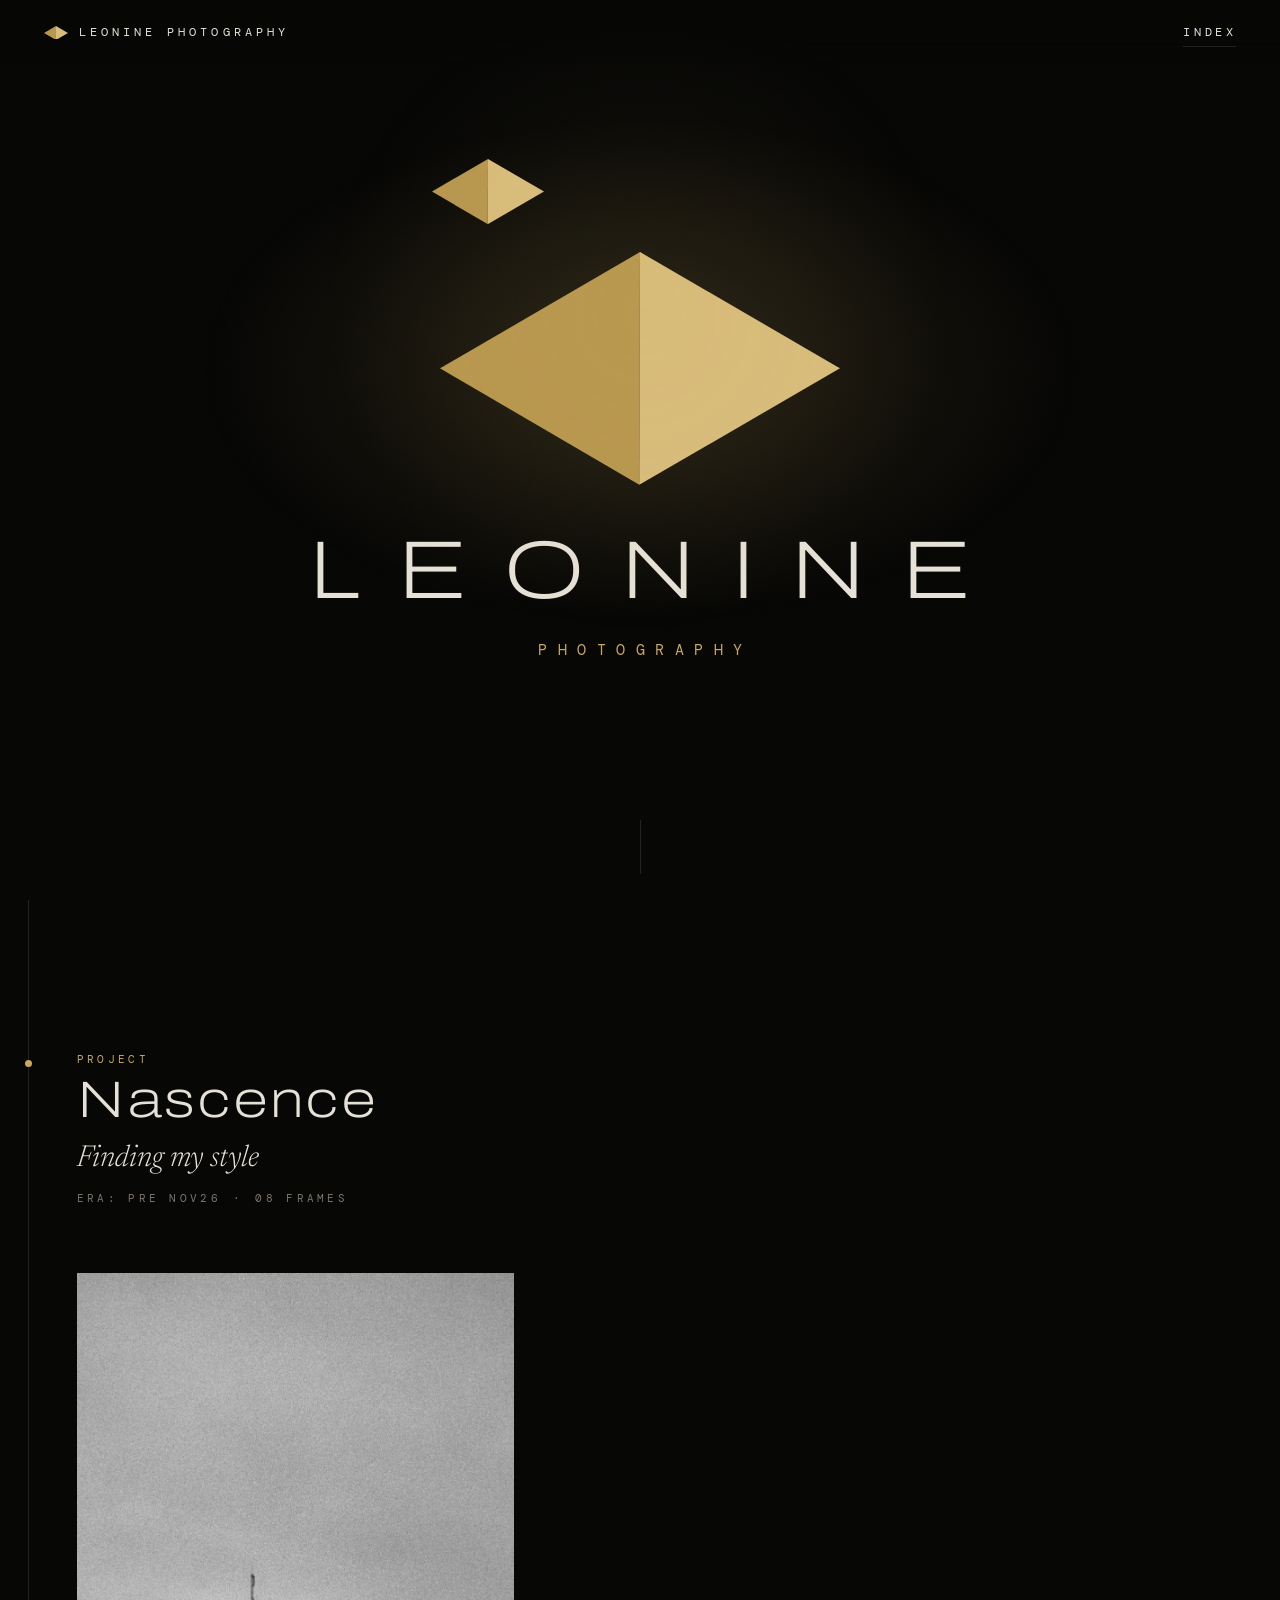
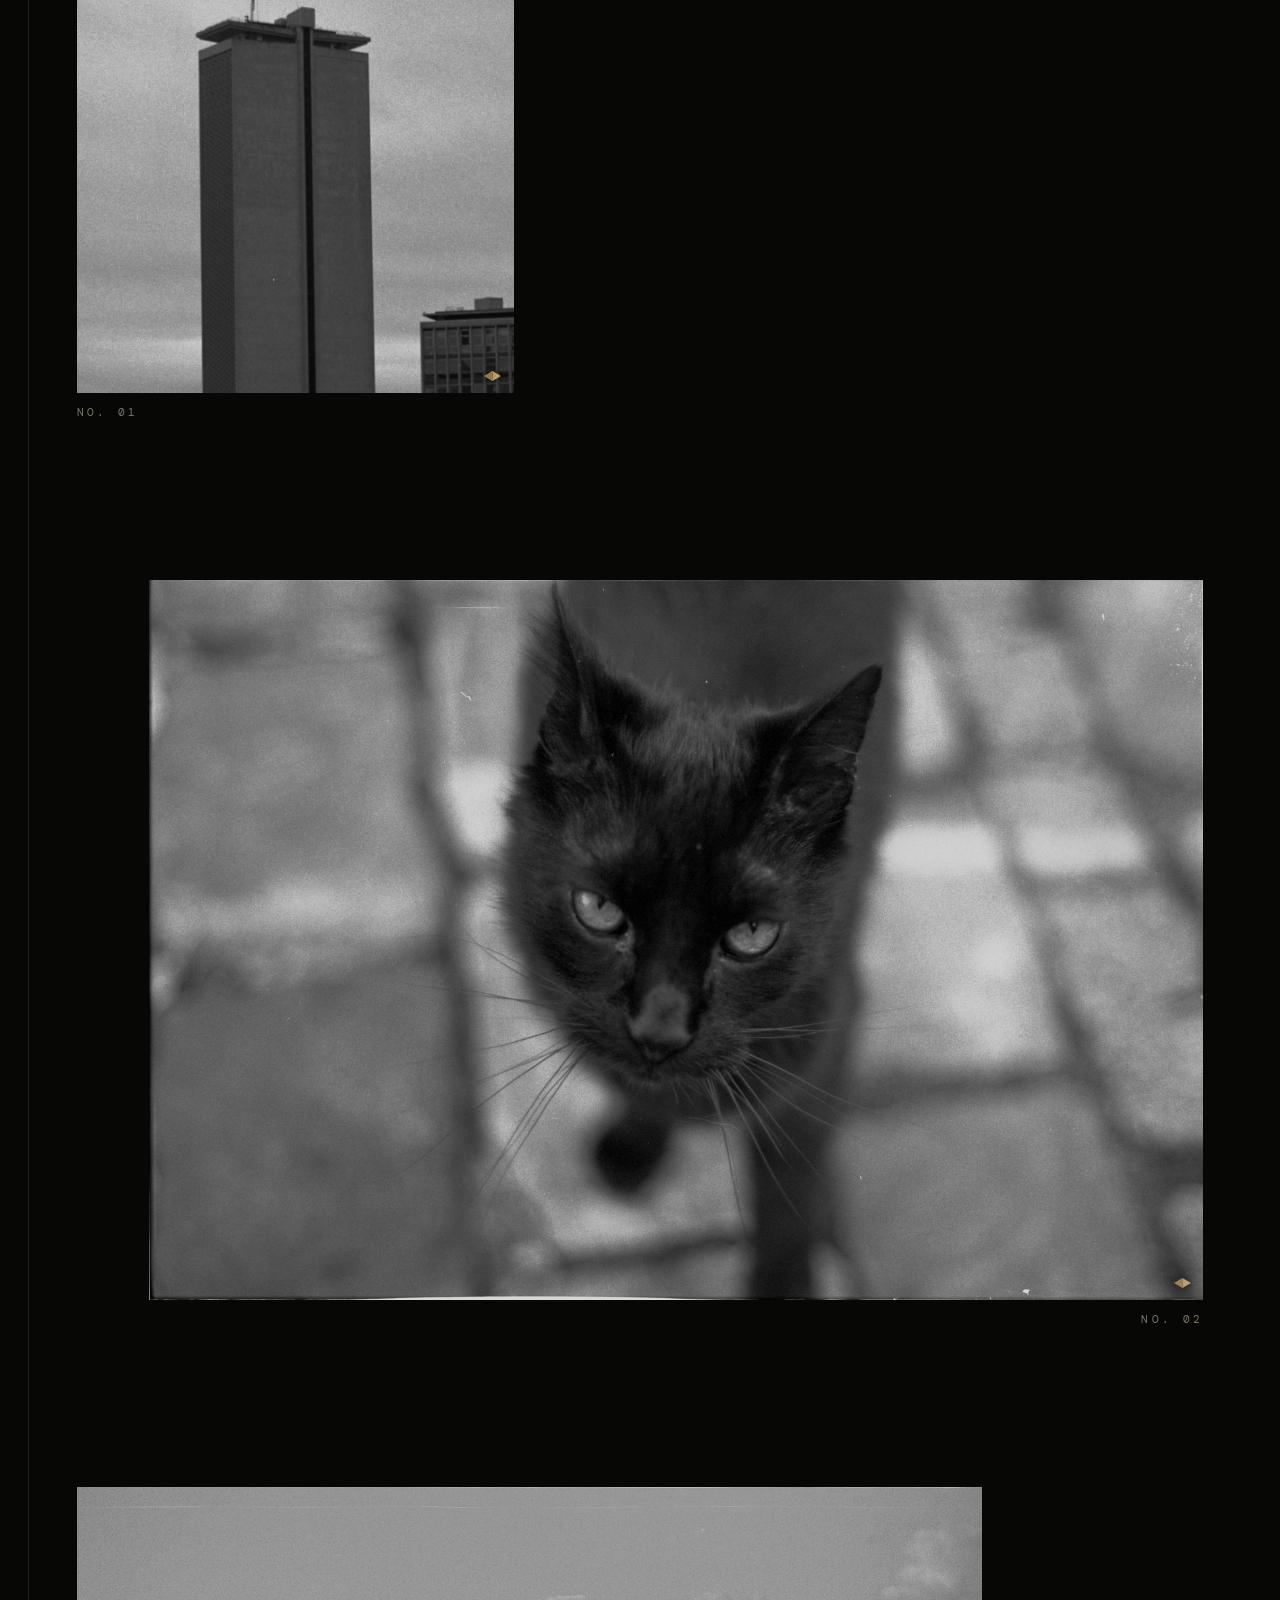
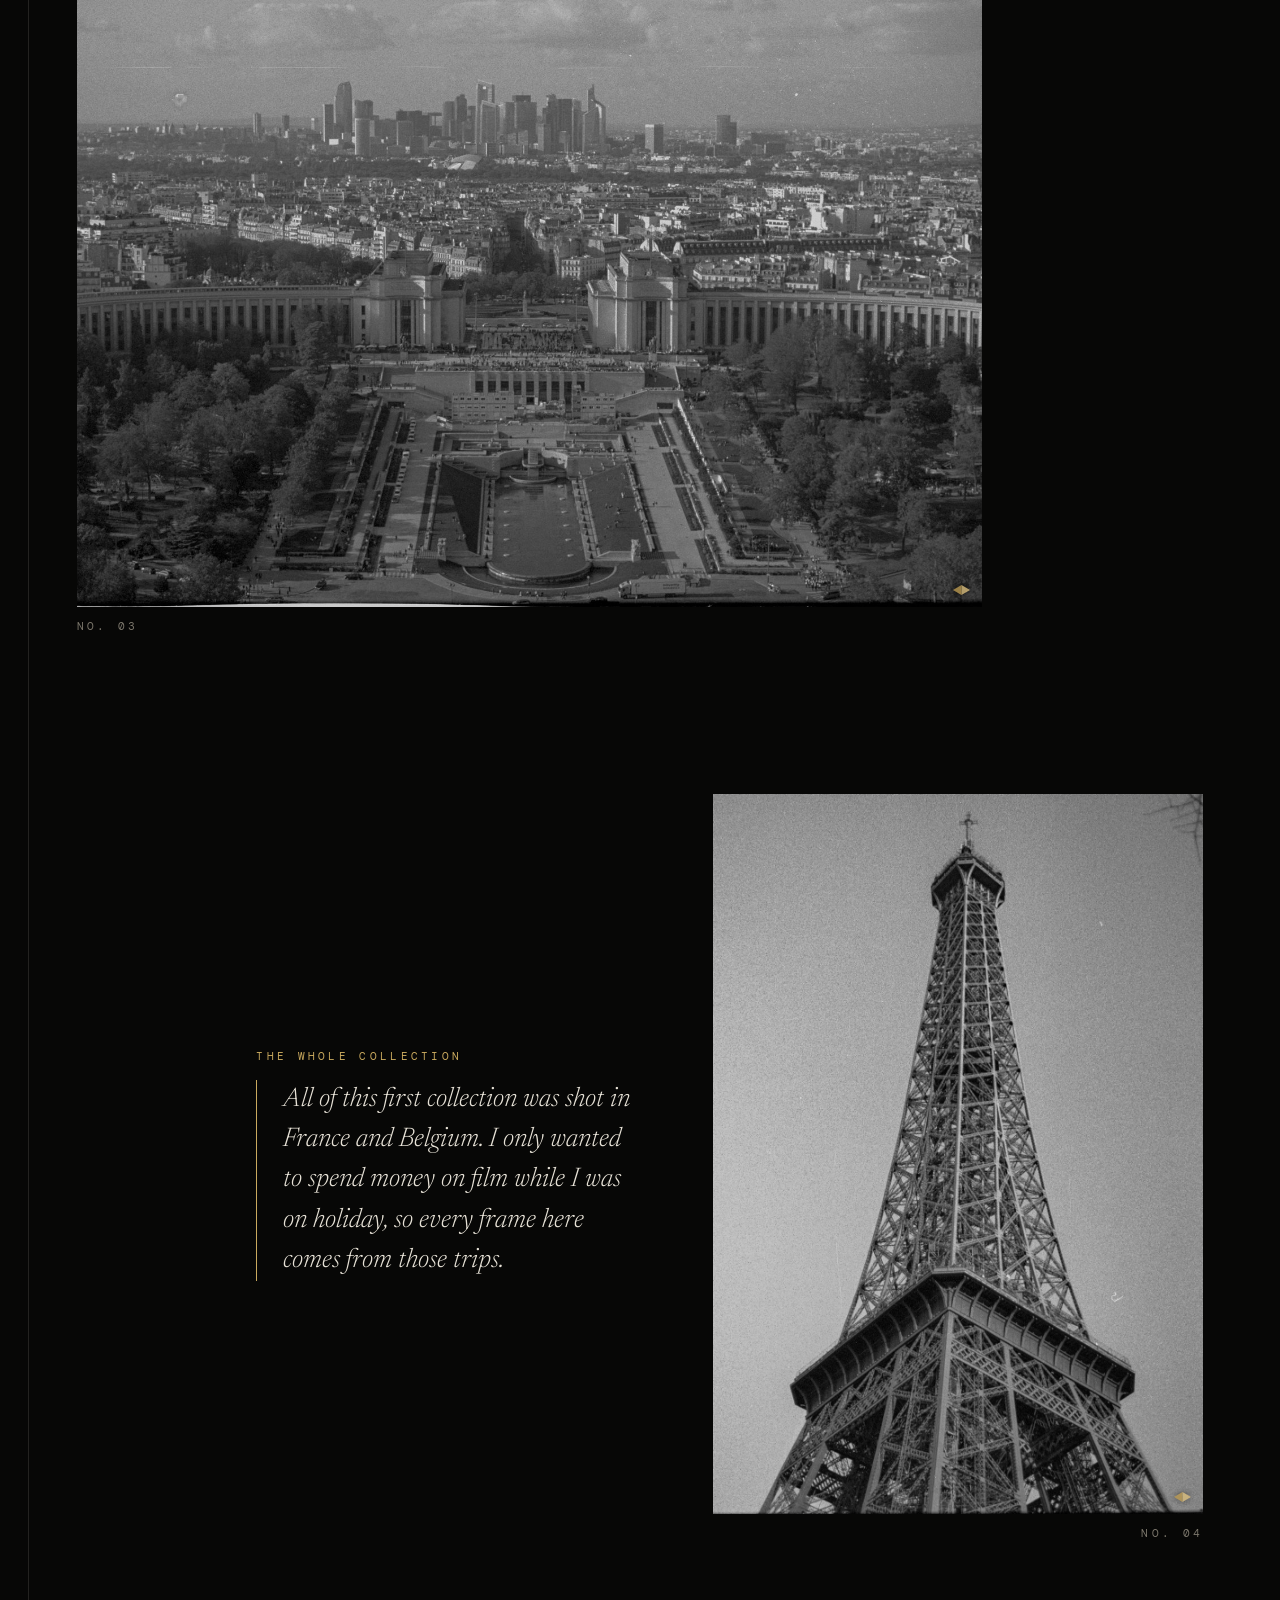
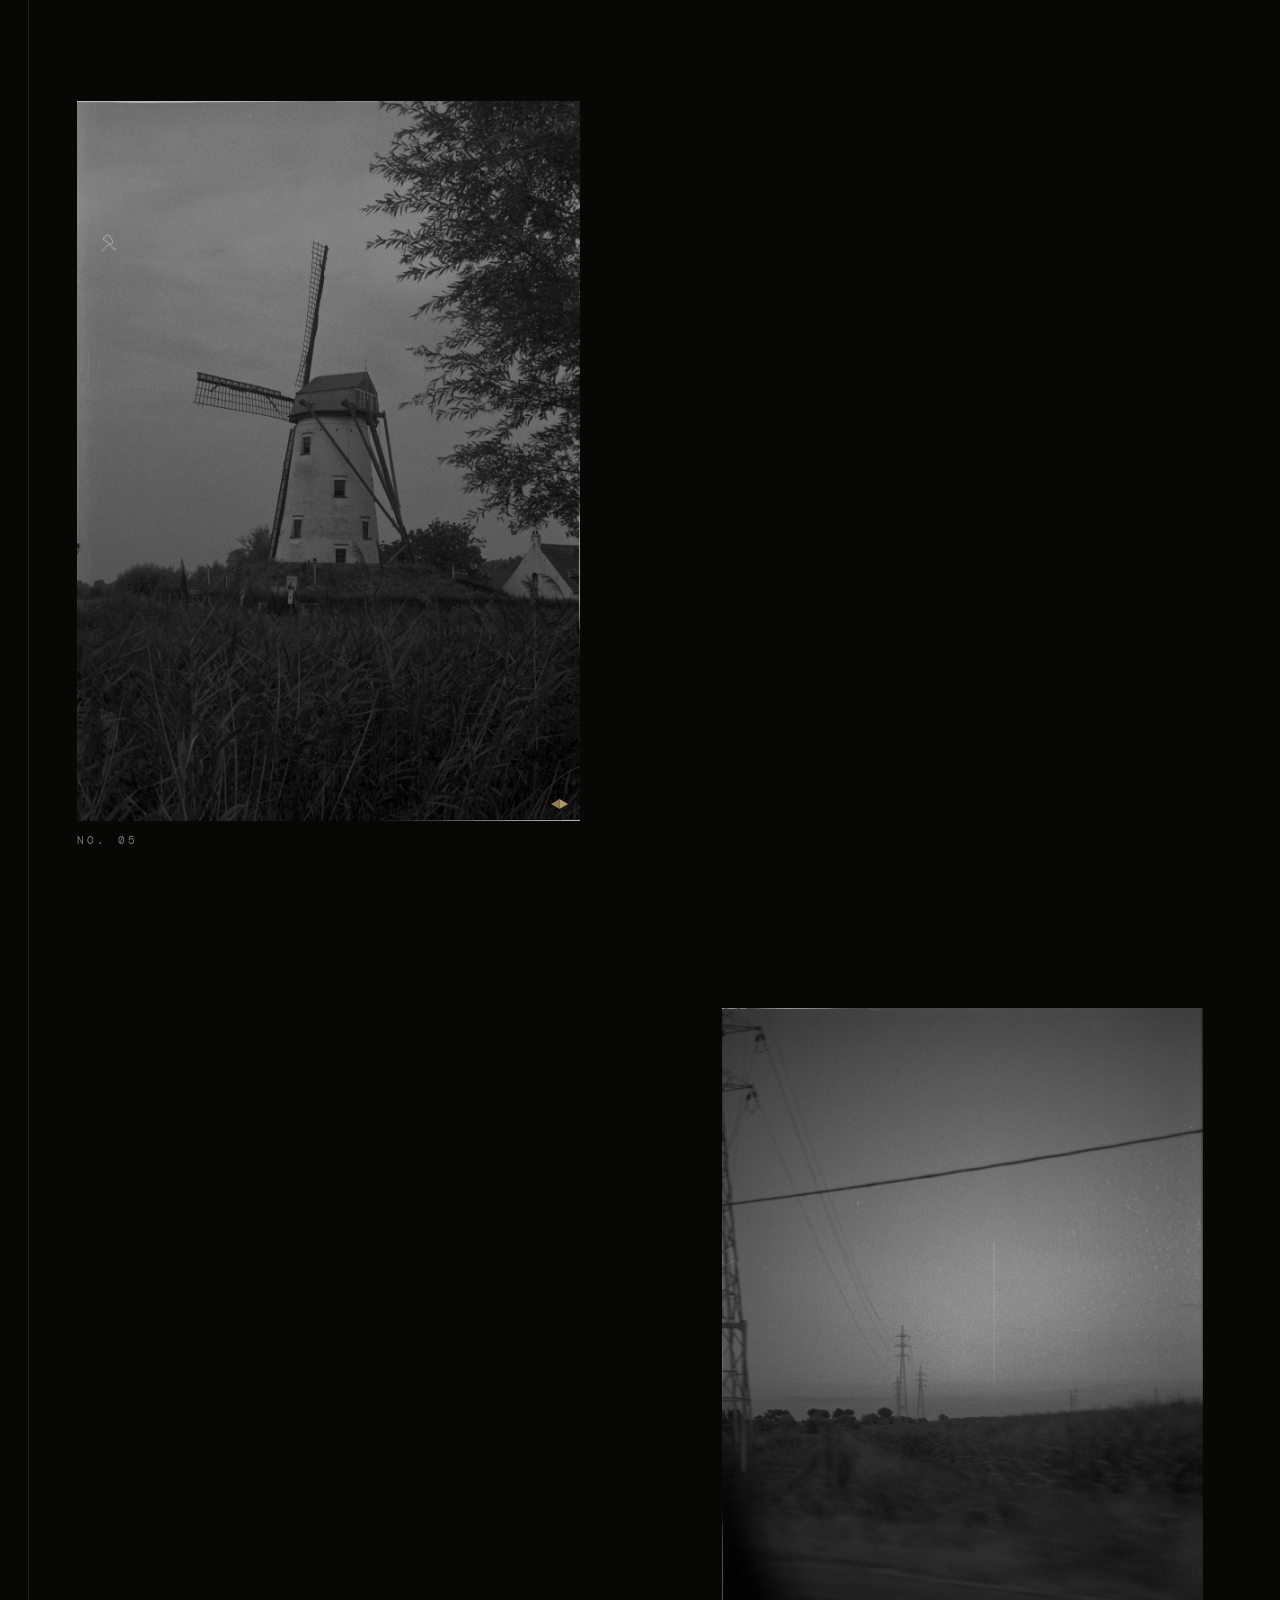
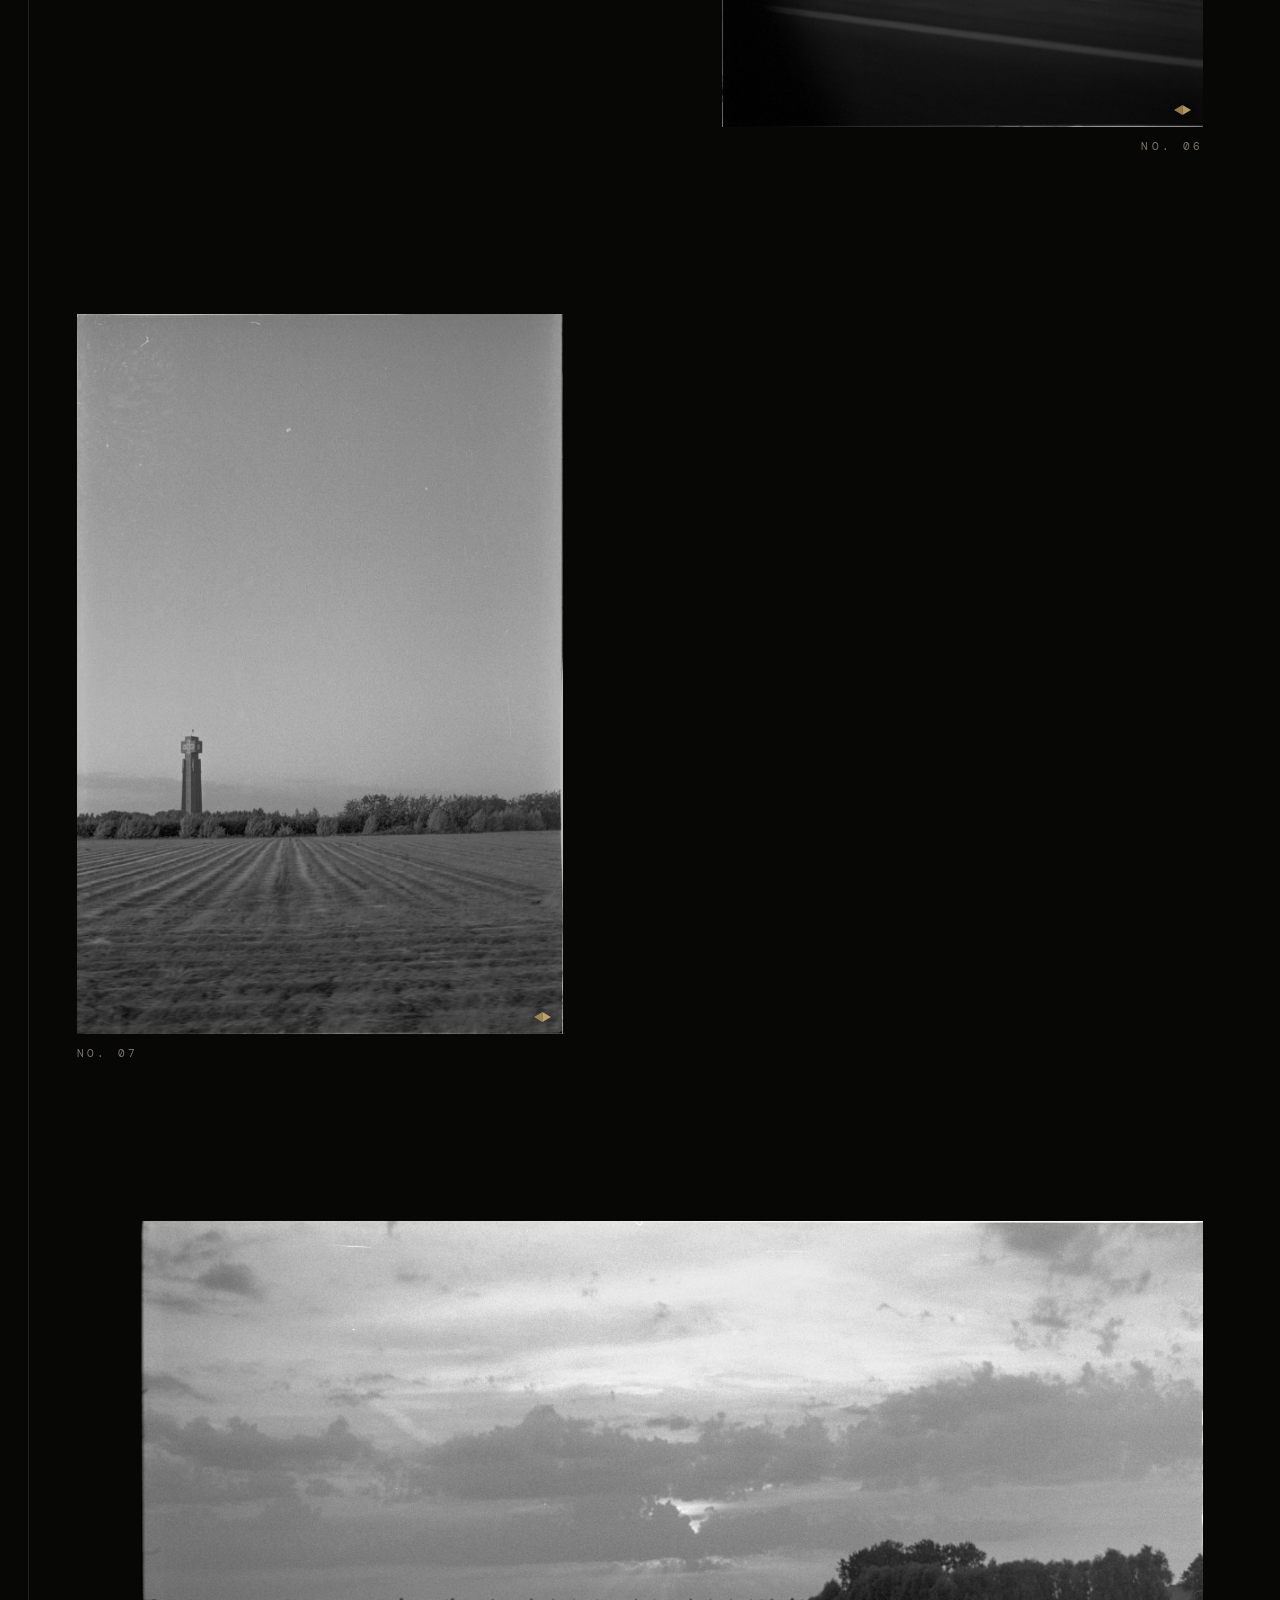
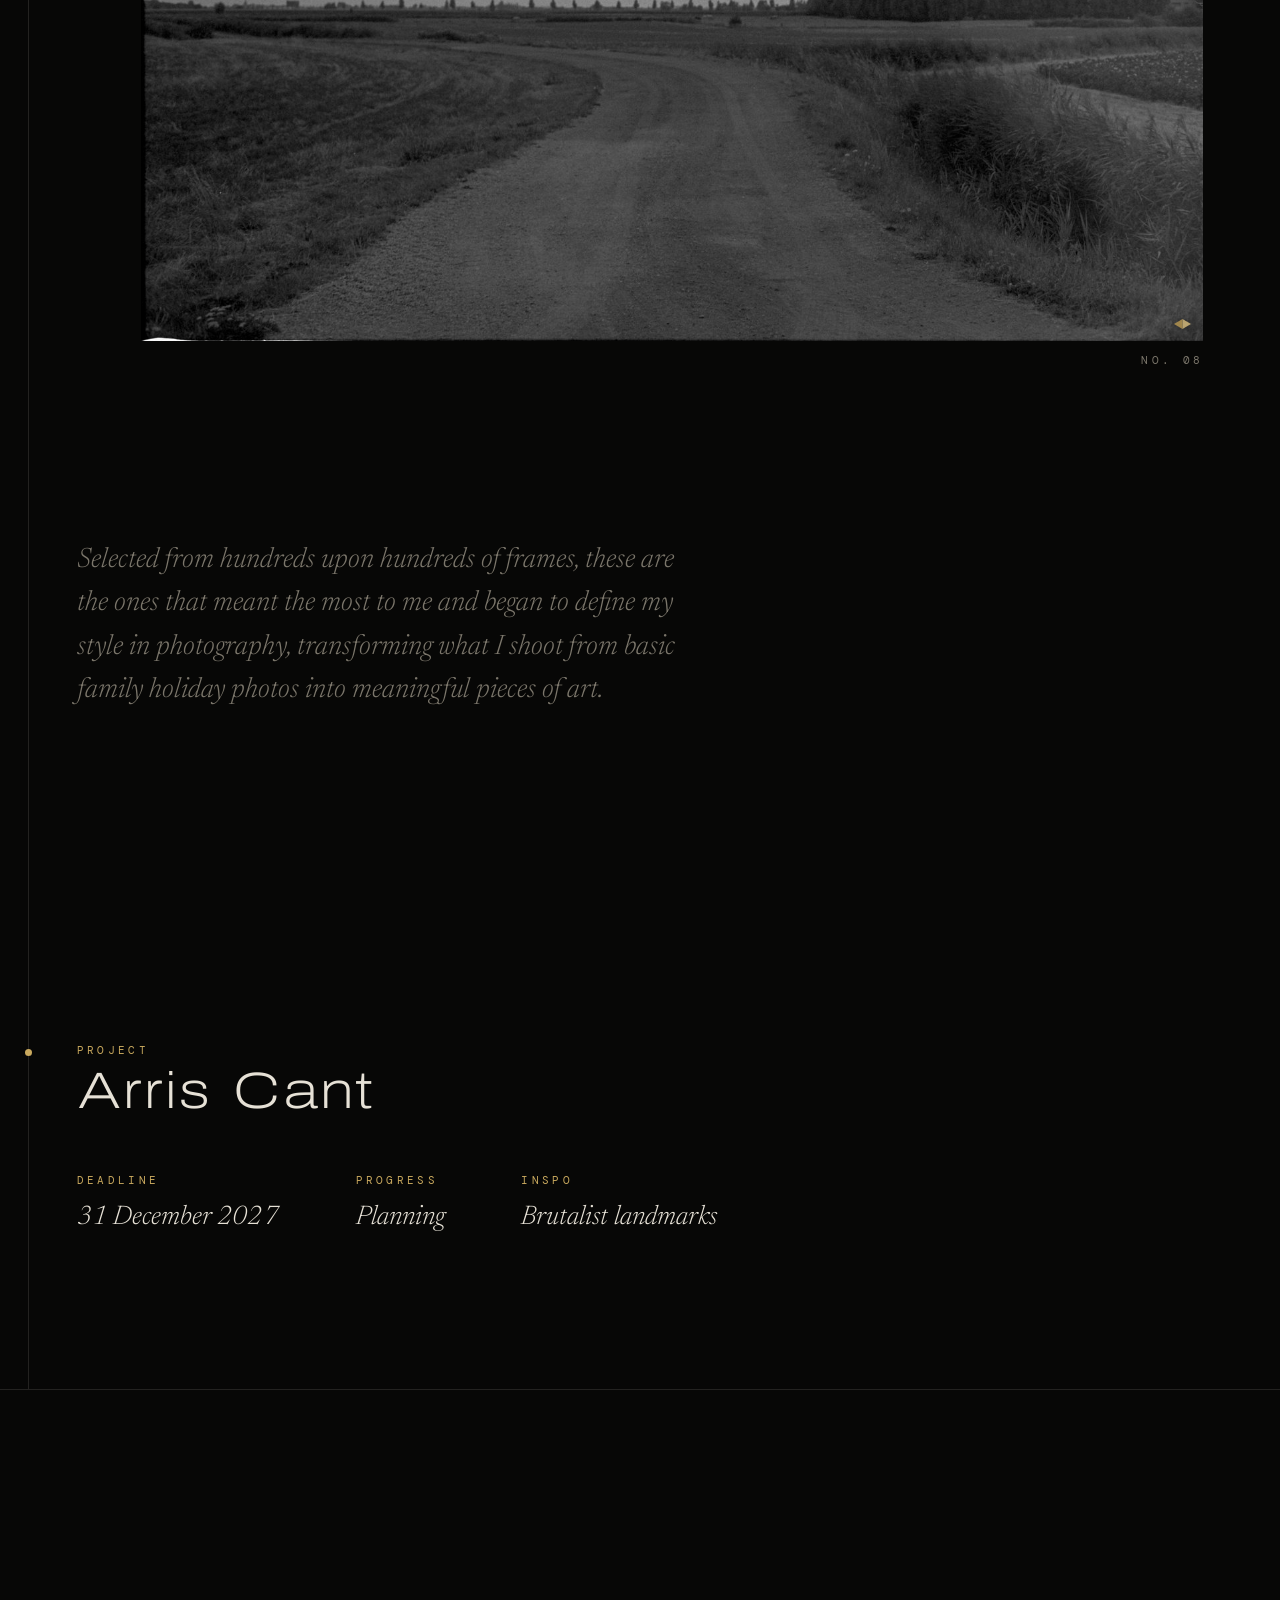
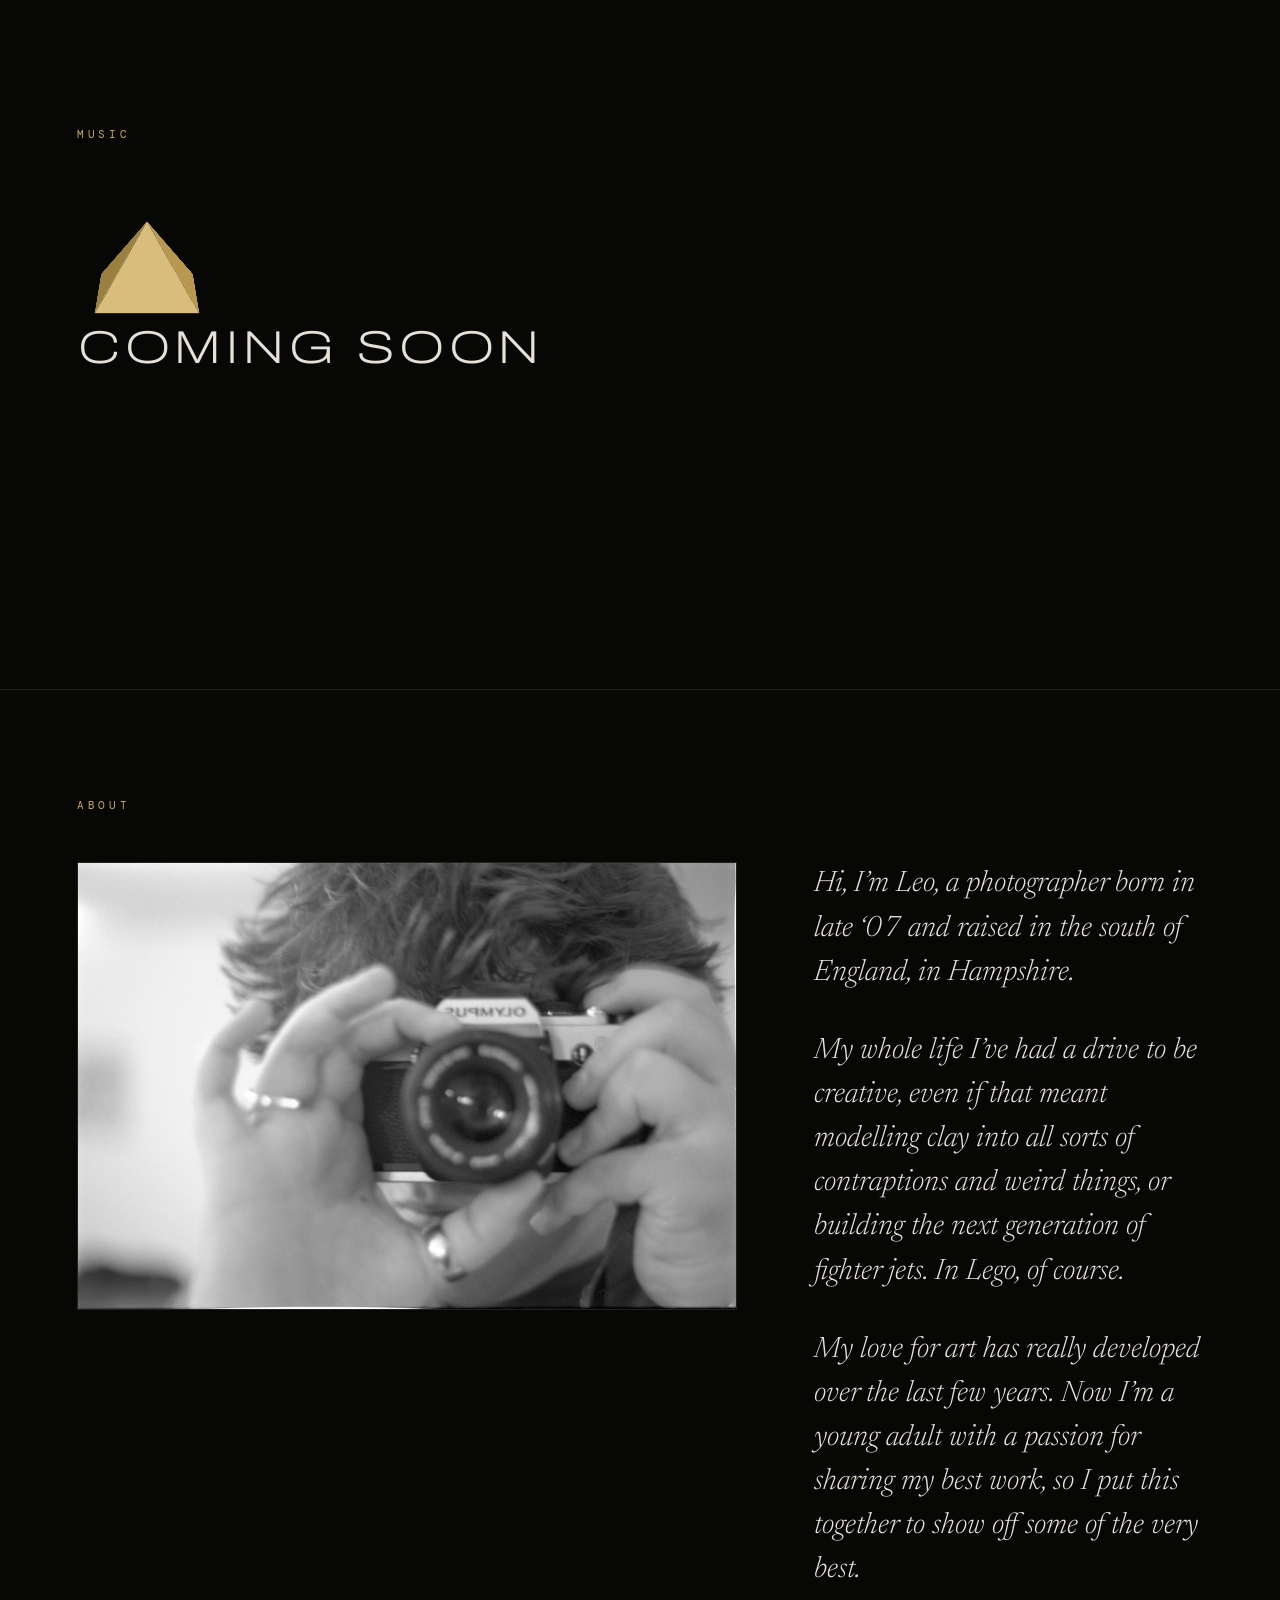
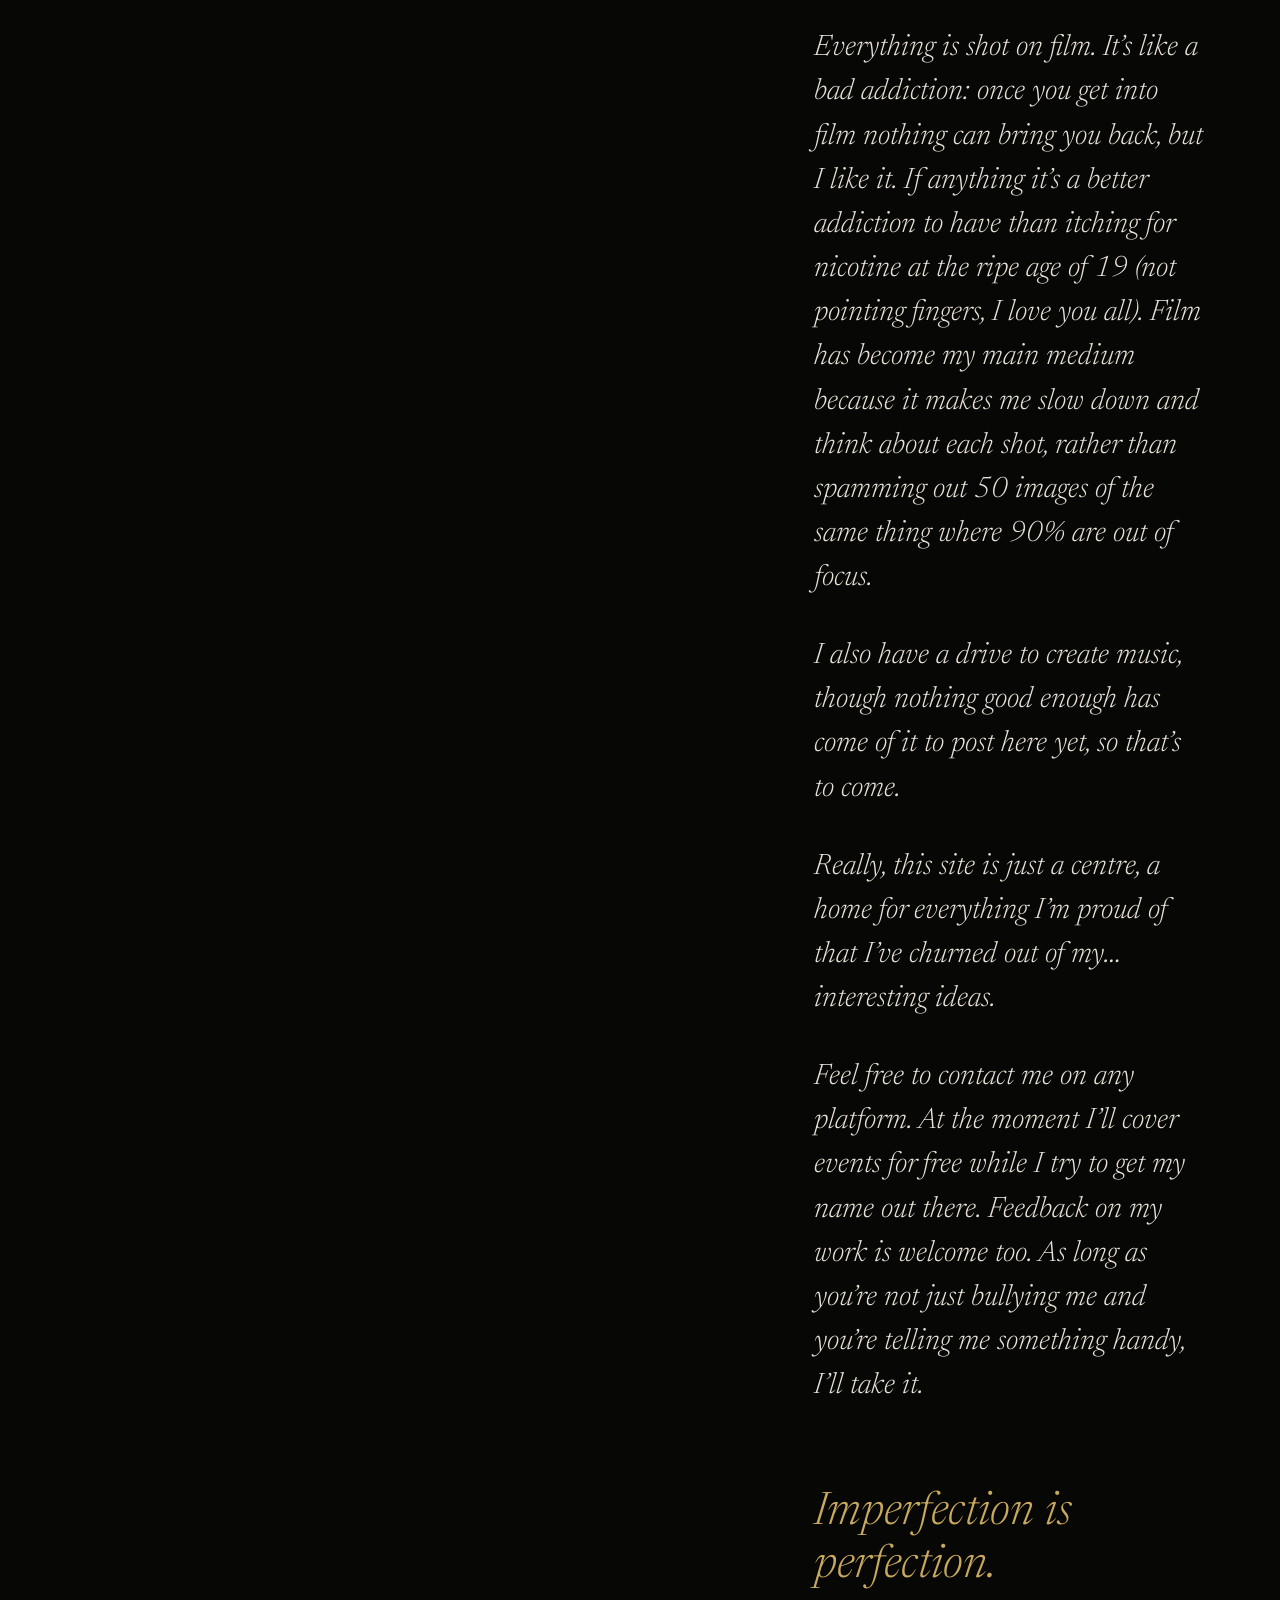
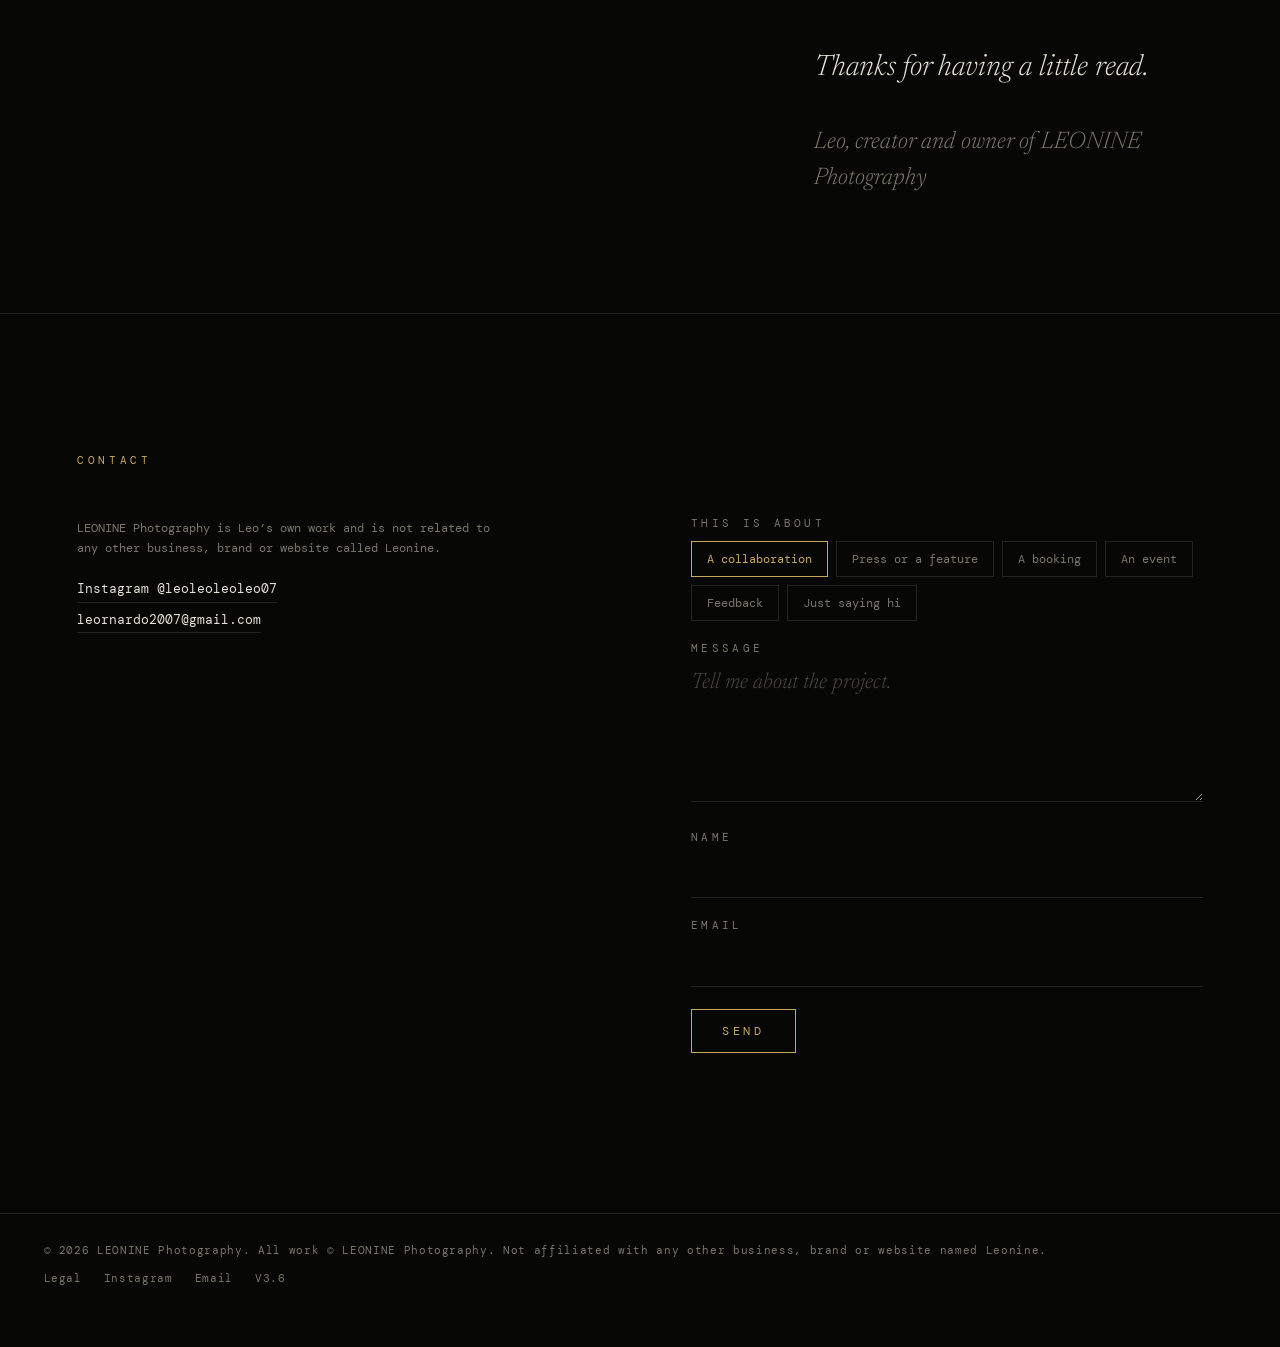
<file: leonine-site/index.html>
<!DOCTYPE html>
<html lang="en-GB">
<head>
<meta charset="utf-8">
<meta name="viewport" content="width=device-width, initial-scale=1, viewport-fit=cover">
<title>LEONINE Photography | Film photographer, Hampshire UK</title>
<meta name="description" content="LEONINE Photography is the work of Leo, an artist and photographer from Hampshire, UK. Black and white 35mm film photography shot on a Nikon F4s, with music on the way.">
<link rel="canonical" href="https://leonine.netlify.app/">
<meta name="author" content="LEONINE Photography">
<meta name="robots" content="index, follow, max-image-preview:large">
<meta property="og:title" content="LEONINE Photography">
<meta property="og:description" content="Black and white 35mm film photography by Leo, Hampshire UK.">
<meta property="og:site_name" content="LEONINE Photography">
<meta property="og:locale" content="en_GB">
<meta name="twitter:card" content="summary">
<meta property="og:type" content="website">
<meta property="og:url" content="https://leonine.netlify.app/">
<meta name="site-version" content="V3.6">
<meta name="theme-color" content="#070706">
<meta name="color-scheme" content="dark">
<link rel="icon" href="images/favicon.svg" type="image/svg+xml">
<link rel="preconnect" href="https://fonts.googleapis.com">
<link rel="preconnect" href="https://fonts.gstatic.com" crossorigin>
<link href="https://fonts.googleapis.com/css2?family=Archivo:wdth,wght@62..125,200..700&family=DM+Mono:wght@300;400;500&family=Newsreader:ital,wght@0,300;0,400;1,300;1,400&display=swap" rel="stylesheet">
<script type="application/ld+json">{"@context":"https://schema.org","@type":"Person","url":"https://leonine.netlify.app/","name":"Leo","alternateName":["LEONINE Photography","LEONINE"],"jobTitle":"Artist and photographer","description":"Artist and film photographer from Hampshire, UK, shooting black and white 35mm film.","homeLocation":{"@type":"Place","name":"Hampshire, United Kingdom"},"sameAs":["https://www.instagram.com/leoleoleoleo07/"]}</script>
<script>document.documentElement.classList.add("js")</script>
<link rel="stylesheet" href="css/style.css?v=36">
</head>
<body>
<div class="safelight" aria-hidden="true"></div>
<div class="prog" aria-hidden="true"></div>
<header class="bar"><a class="logo" href="#top" aria-label="LEONINE Photography, back to top"><svg class="lp" viewBox="0 0 1100 640" aria-hidden="true"><polygon points="0,320 550,0 548,640" fill="#b8974f"/><polygon points="550,0 1100,320 548,640" fill="#d9bd7c"/></svg><span>LEONINE Photography</span></a><button class="idxbtn" id="idxbtn" aria-haspopup="dialog">Index</button></header>
<main id="top">
<section class="intro">
  <video class="bgv" muted loop playsinline preload="metadata" aria-hidden="true"></video>
  <div class="mark">
    <svg class="pyr sm" viewBox="0 0 1100 640" aria-hidden="true"><polygon points="0,320 550,0 548,640" fill="#b8974f"/><polygon points="550,0 1100,320 548,640" fill="#d9bd7c"/></svg>
    <svg class="pyr" viewBox="0 0 1100 640" role="img" aria-label="Gold pyramids"><polygon points="0,320 550,0 548,640" fill="#b8974f"/><polygon points="550,0 1100,320 548,640" fill="#d9bd7c"/></svg>
  </div>
  <h1>LEONINE</h1>
  <p class="subname">Photography</p>
  <a class="down" href="#f01" aria-label="Scroll to the photographs"><span></span></a>
</section>
<div id="exhibit"></div>
<noscript><p class="ns">Please turn on JavaScript to see the photographs.</p></noscript>
<section class="room archive" id="archive" hidden>
  <p class="label">Archive</p>
  <div id="arows"></div>
</section>

<section class="room" id="music">
  <p class="label">Music</p>
  <div class="coming"><div class="scene" aria-hidden="true"><div class="tilt"><div class="p3"><i></i><i></i><i></i><i></i></div></div></div><p class="big">Coming soon</p></div>
</section>
<section class="room" id="about">
  <p class="label">About</p>
  <div class="about-grid">
  <figure class="self"><img src="images/leo.jpg?v=36" width="1400" height="949" alt="Black and white 35mm film self portrait of Leo holding a camera up to his face" loading="lazy" decoding="async"></figure>
  <div class="words">
    <p>Hi, I&rsquo;m Leo, a photographer born in late &lsquo;07 and raised in the south of England, in Hampshire.</p>
    <p>My whole life I&rsquo;ve had a drive to be creative, even if that meant modelling clay into all sorts of contraptions and weird things, or building the next generation of fighter jets. In Lego, of course.</p>
    <p>My love for art has really developed over the last few years. Now I&rsquo;m a young adult with a passion for sharing my best work, so I put this together to show off some of the very best.</p>
    <p>Everything is shot on film. It&rsquo;s like a bad addiction: once you get into film nothing can bring you back, but I like it. If anything it&rsquo;s a better addiction to have than itching for nicotine at the ripe age of 19 (not pointing fingers, I love you all). Film has become my main medium because it makes me slow down and think about each shot, rather than spamming out 50 images of the same thing where 90% are out of focus.</p>
    <p>I also have a drive to create music, though nothing good enough has come of it to post here yet, so that&rsquo;s to come.</p>
    <p>Really, this site is just a centre, a home for everything I&rsquo;m proud of that I&rsquo;ve churned out of my&hellip; interesting ideas.</p>
    <p>Feel free to contact me on any platform. At the moment I&rsquo;ll cover events for free while I try to get my name out there. Feedback on my work is welcome too. As long as you&rsquo;re not just bullying me and you&rsquo;re telling me something handy, I&rsquo;ll take it.</p>
    <p class="quote">Imperfection is perfection.</p>
    <p>Thanks for having a little read.</p>
    <p class="sign">Leo, creator and owner of LEONINE Photography</p>
  </div>
  </div>
</section>
<section class="room" id="contact">
  <p class="label">Contact</p>
  <div class="hello-wrap">
    <div>
      <p class="notaff">LEONINE Photography is Leo&rsquo;s own work and is not related to any other business, brand or website called Leonine.</p>
      <p class="links"><a href="https://www.instagram.com/leoleoleoleo07/" target="_blank" rel="noopener noreferrer">Instagram @leoleoleoleo07</a><a href="mailto:leornardo2007@gmail.com">leornardo2007@gmail.com</a></p>
    </div>
    <form class="c" id="enquiry" name="booking" method="POST" data-netlify="true" netlify-honeypot="bot-field">
      <input type="hidden" name="form-name" value="booking">
      <p hidden><label>Leave this empty: <input name="bot-field"></label></p>
      <fieldset class="types"><legend>This is about</legend>
        <label class="chip"><input type="radio" name="topic" value="A collaboration" checked><span>A collaboration</span></label>
        <label class="chip"><input type="radio" name="topic" value="Press or a feature"><span>Press or a feature</span></label>
        <label class="chip"><input type="radio" name="topic" value="A booking"><span>A booking</span></label>
        <label class="chip"><input type="radio" name="topic" value="An event"><span>An event</span></label>
        <label class="chip"><input type="radio" name="topic" value="Feedback"><span>Feedback</span></label>
        <label class="chip"><input type="radio" name="topic" value="Just saying hi"><span>Just saying hi</span></label>
      </fieldset>
      <div class="fld"><label for="rt">Message</label><textarea id="rt" name="details" rows="4" required></textarea></div>
      <div class="fld"><label for="rn">Name</label><input id="rn" name="name" required autocomplete="name"></div>
      <div class="fld"><label for="re">Email</label><input id="re" name="email" type="email" required autocomplete="email"></div>
      <button class="send" type="submit">Send</button>
      <output></output>
    </form>
  </div>
</section>
</main>
<footer>
  <span>&copy; 2026 LEONINE Photography. All work &copy; LEONINE Photography. Not affiliated with any other business, brand or website named Leonine.</span>
  <span class="fr"><a href="legal.html">Legal</a><a href="https://www.instagram.com/leoleoleoleo07/" target="_blank" rel="noopener noreferrer">Instagram</a><a href="mailto:leornardo2007@gmail.com">Email</a><span id="ver">V3.6</span></span>
</footer>

<dialog id="idx" aria-label="Index"><div class="idx-in">
  <div class="idx-top"><span class="label">Index</span><button class="x" id="idxx" aria-label="Close index">&times;</button></div>
  <nav class="idx-nav" id="idxnav"></nav>
  <div class="idx-grid" id="idxgrid"></div>
</div></dialog>

<dialog id="lb"><div class="lb-in"><div class="view" id="lbview"></div><div class="lbbar"><span class="count" id="lbcount"></span><span><button class="x" id="lbp" aria-label="Previous">&lsaquo;</button><button class="x" id="lbn" aria-label="Next">&rsaquo;</button><button class="x" id="lbx" aria-label="Close">&times;</button></span></div></div></dialog>

<div class="count-fixed" id="cf" aria-hidden="true"><span id="cfn">001</span> / <span id="cft">000</span></div>
<script src="js/projects.js?v=36" defer></script>
<script src="js/main.js?v=36" defer></script>
</body>
</html>
</file>
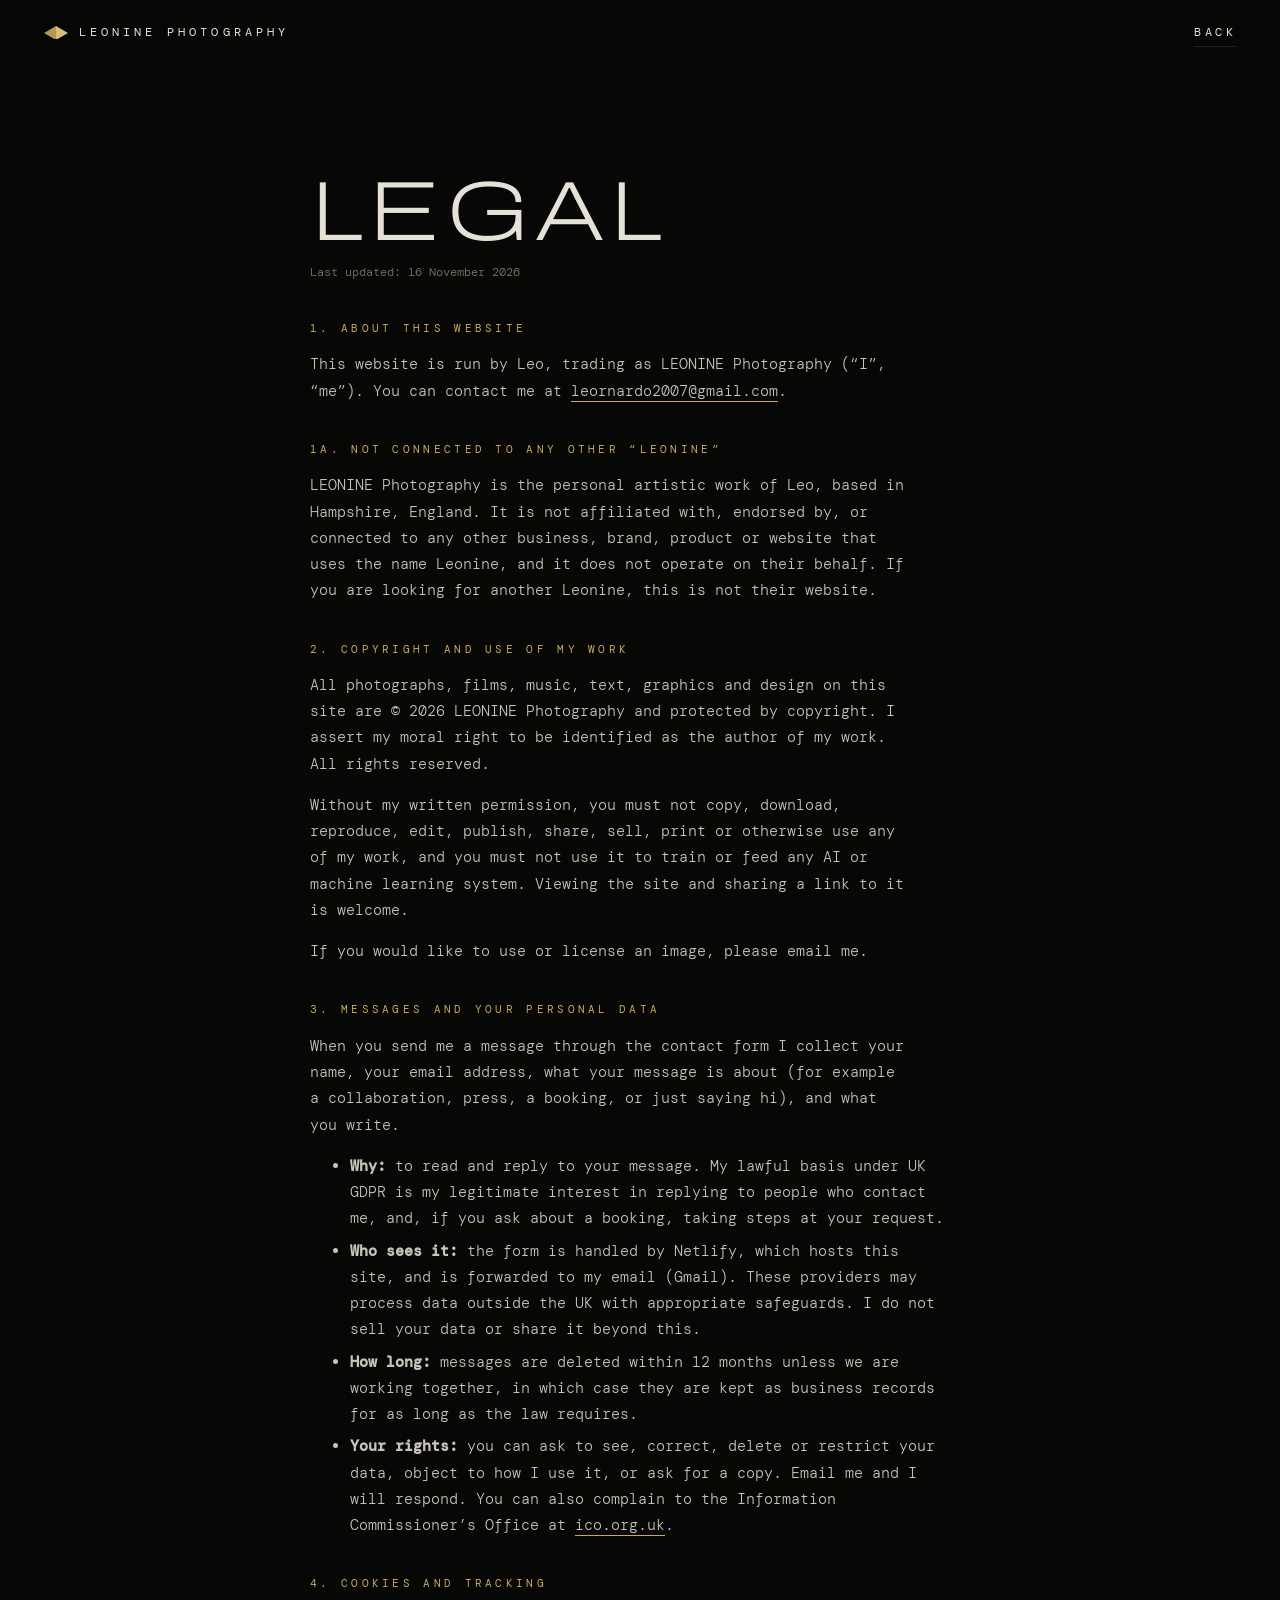
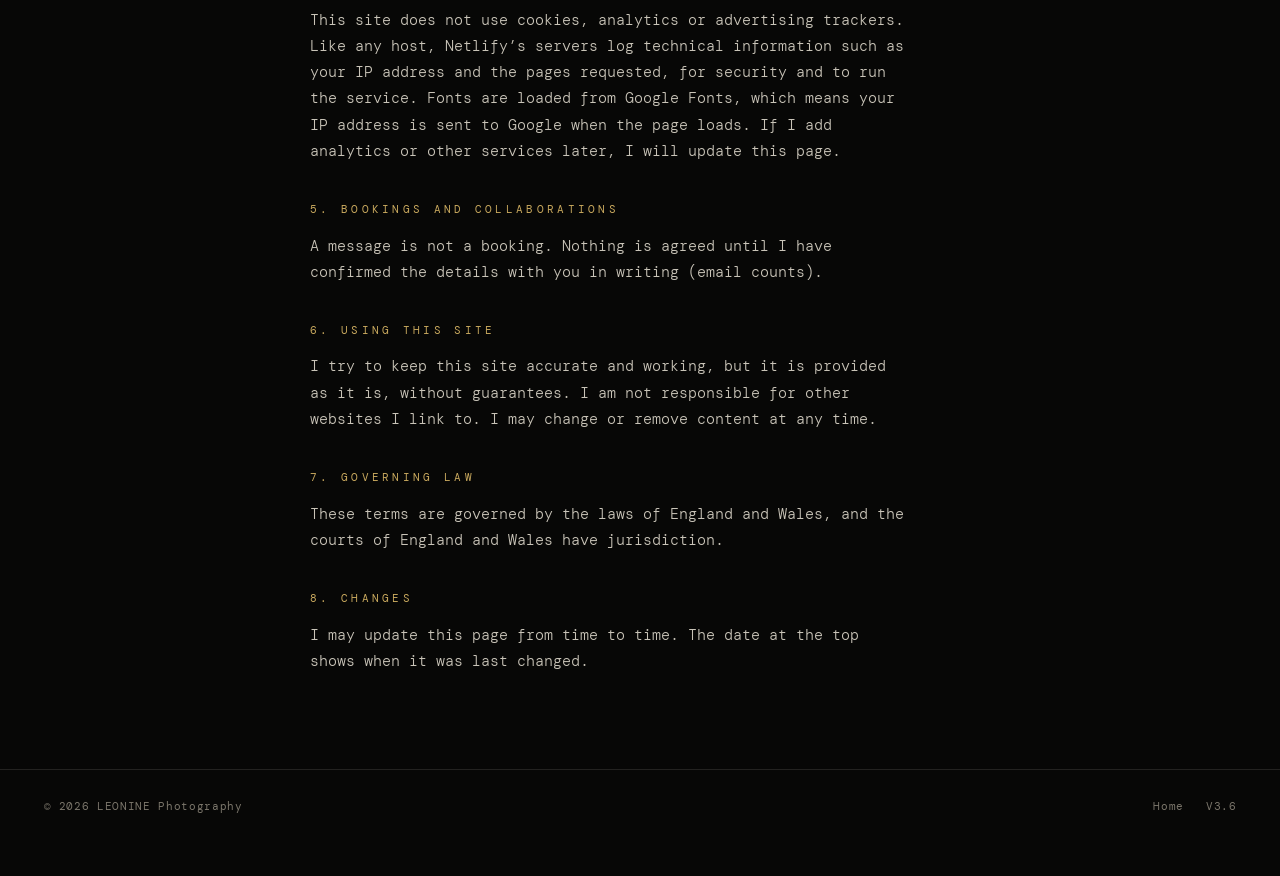
<file: leonine-site/legal.html>
<!DOCTYPE html>
<html lang="en-GB">
<head>
<meta charset="utf-8">
<meta name="viewport" content="width=device-width, initial-scale=1, viewport-fit=cover">
<title>Legal | LEONINE Photography</title>
<meta name="description" content="LEONINE Photography is the work of Leo, an artist and photographer from Hampshire, UK.">
<meta property="og:title" content="LEONINE Photography">
<meta property="og:description" content="Photographs on 35mm film.">
<meta property="og:type" content="website">
<meta name="site-version" content="V3.6">
<meta name="theme-color" content="#070706">
<meta name="color-scheme" content="dark">
<link rel="icon" href="images/favicon.svg" type="image/svg+xml">
<link rel="preconnect" href="https://fonts.googleapis.com">
<link rel="preconnect" href="https://fonts.gstatic.com" crossorigin>
<link href="https://fonts.googleapis.com/css2?family=Archivo:wdth,wght@62..125,200..700&family=DM+Mono:wght@300;400;500&family=Newsreader:ital,wght@0,300;0,400;1,300;1,400&display=swap" rel="stylesheet">
<script>document.documentElement.classList.add("js")</script>
<link rel="stylesheet" href="css/style.css?v=36">
</head>
<body>
<header class="bar"><a class="logo" href="./"><svg class="lp" viewBox="0 0 1100 640" aria-hidden="true"><polygon points="0,320 550,0 548,640" fill="#b8974f"/><polygon points="550,0 1100,320 548,640" fill="#d9bd7c"/></svg><span>LEONINE Photography</span></a><a class="idxbtn" href="./">Back</a></header>
<main class="legal">
<h1>Legal</h1>
<p class="upd">Last updated: 16 November 2026</p>

<h2>1. About this website</h2>
<p>This website is run by Leo, trading as LEONINE Photography (&ldquo;I&rdquo;, &ldquo;me&rdquo;). You can contact me at <a href="mailto:leornardo2007@gmail.com">leornardo2007@gmail.com</a>.</p>

<h2>1a. Not connected to any other &ldquo;Leonine&rdquo;</h2>
<p>LEONINE Photography is the personal artistic work of Leo, based in Hampshire, England. It is not affiliated with, endorsed by, or connected to any other business, brand, product or website that uses the name Leonine, and it does not operate on their behalf. If you are looking for another Leonine, this is not their website.</p>

<h2>2. Copyright and use of my work</h2>
<p>All photographs, films, music, text, graphics and design on this site are &copy; 2026 LEONINE Photography and protected by copyright. I assert my moral right to be identified as the author of my work. All rights reserved.</p>
<p>Without my written permission, you must not copy, download, reproduce, edit, publish, share, sell, print or otherwise use any of my work, and you must not use it to train or feed any AI or machine learning system. Viewing the site and sharing a link to it is welcome.</p>
<p>If you would like to use or license an image, please email me.</p>

<h2>3. Messages and your personal data</h2>
<p>When you send me a message through the contact form I collect your name, your email address, what your message is about (for example a collaboration, press, a booking, or just saying hi), and what you write.</p>
<ul>
<li><strong>Why:</strong> to read and reply to your message. My lawful basis under UK GDPR is my legitimate interest in replying to people who contact me, and, if you ask about a booking, taking steps at your request.</li>
<li><strong>Who sees it:</strong> the form is handled by Netlify, which hosts this site, and is forwarded to my email (Gmail). These providers may process data outside the UK with appropriate safeguards. I do not sell your data or share it beyond this.</li>
<li><strong>How long:</strong> messages are deleted within 12 months unless we are working together, in which case they are kept as business records for as long as the law requires.</li>
<li><strong>Your rights:</strong> you can ask to see, correct, delete or restrict your data, object to how I use it, or ask for a copy. Email me and I will respond. You can also complain to the Information Commissioner&rsquo;s Office at <a href="https://ico.org.uk">ico.org.uk</a>.</li>
</ul>

<h2>4. Cookies and tracking</h2>
<p>This site does not use cookies, analytics or advertising trackers. Like any host, Netlify&rsquo;s servers log technical information such as your IP address and the pages requested, for security and to run the service. Fonts are loaded from Google Fonts, which means your IP address is sent to Google when the page loads. If I add analytics or other services later, I will update this page.</p>

<h2>5. Bookings and collaborations</h2>
<p>A message is not a booking. Nothing is agreed until I have confirmed the details with you in writing (email counts).</p>

<h2>6. Using this site</h2>
<p>I try to keep this site accurate and working, but it is provided as it is, without guarantees. I am not responsible for other websites I link to. I may change or remove content at any time.</p>

<h2>7. Governing law</h2>
<p>These terms are governed by the laws of England and Wales, and the courts of England and Wales have jurisdiction.</p>

<h2>8. Changes</h2>
<p>I may update this page from time to time. The date at the top shows when it was last changed.</p>
</main>
<footer><span>&copy; 2026 LEONINE Photography</span><span class="fr"><a href="./">Home</a><span>V3.6</span></span></footer>
</body>
</html>
</file>
<file: leonine-site/css/style.css>
/* LEONINE V3.0 : darkroom */
:root{--bg:#070706;--ink:#e6e1d6;--mute:#7b766b;--gold:#c9a95e;--line:#232220;
--sans:"Archivo","Helvetica Neue",Arial,sans-serif;--mono:"DM Mono","Courier New",monospace;--serif:"Newsreader",Georgia,serif;
--pyr:url("data:image/svg+xml,%3Csvg xmlns='http://www.w3.org/2000/svg' viewBox='0 0 1100 640'%3E%3Cpolygon points='0,320 550,0 548,640' fill='%23b8974f'/%3E%3Cpolygon points='550,0 1100,320 548,640' fill='%23d9bd7c'/%3E%3C/svg%3E");color-scheme:dark;box-sizing:border-box}
*,*::before,*::after{box-sizing:inherit}
html{scroll-behavior:smooth;-webkit-text-size-adjust:100%;scrollbar-width:thin;scrollbar-color:#2a2926 var(--bg)}
body{margin:0;background:var(--bg);color:var(--ink);font:300 14px/1.7 var(--mono);overflow-x:hidden;-webkit-tap-highlight-color:transparent}
a{color:inherit;text-decoration:none}
button{font:inherit;color:inherit;background:none;border:0;cursor:pointer;padding:0}
:focus-visible{outline:1px solid var(--gold);outline-offset:4px}
::selection{background:var(--gold);color:#070706}
img{-webkit-user-drag:none;user-select:none;-webkit-touch-callout:none}
.safelight{position:fixed;inset:0;z-index:2;pointer-events:none;background:radial-gradient(520px circle at var(--mx,50%) var(--my,35%),rgba(201,169,94,.075),transparent 62%)}
.prog{position:fixed;left:0;top:0;height:1px;width:100%;background:var(--gold);transform-origin:0 50%;transform:scaleX(var(--p,0));z-index:40}
/* bar */
.bar{position:fixed;inset:0 0 auto 0;z-index:30;display:flex;justify-content:space-between;align-items:center;padding:calc(18px + env(safe-area-inset-top,0px)) clamp(18px,3.4vw,48px) 18px;background:linear-gradient(var(--bg),transparent);pointer-events:none}
.bar>*{pointer-events:auto}
.logo{display:inline-flex;align-items:center;gap:11px;font:400 12px/1 var(--mono);letter-spacing:.34em}
.lp{width:24px;height:auto;display:block}
.idxbtn{font:400 12px/1 var(--mono);letter-spacing:.3em;text-transform:uppercase;padding:8px 0;border-bottom:1px solid var(--line);transition:border-color .4s,color .4s}
.idxbtn:hover{border-color:var(--gold);color:var(--gold)}
/* intro */
.intro{position:relative;min-height:100svh;display:flex;flex-direction:column;align-items:center;justify-content:center;gap:clamp(26px,5vh,56px);padding:90px 20px 80px;overflow:hidden;text-align:center}
.intro>*{position:relative;z-index:1}
.intro>.bgv{position:absolute;inset:0;z-index:0;width:100%;height:100%;object-fit:cover;opacity:0;transition:opacity 1.6s;pointer-events:none}
.intro.has-video>.bgv{opacity:.4}
.intro.has-video::after{content:"";position:absolute;inset:0;pointer-events:none;background:linear-gradient(transparent 55%,var(--bg))}
.mark{position:relative;width:min(400px,62vw)}
.mark::before{content:"";position:absolute;inset:-60%;background:radial-gradient(closest-side,rgba(201,169,94,.16),transparent);z-index:-1}
.pyr{display:block;width:100%;height:auto}
.pyr.sm{position:absolute;left:-2%;top:-40%;width:28%}
.intro h1{margin:0;font:200 clamp(26px,6.4vw,92px)/1 var(--sans);font-stretch:125%;letter-spacing:.42em;margin-right:-.42em;text-transform:uppercase}
.down{position:absolute!important;left:50%;bottom:26px;transform:translateX(-50%);width:1px;height:54px;background:var(--line);overflow:hidden}
.down span{position:absolute;left:0;top:-30px;width:1px;height:30px;background:var(--gold);animation:drip 2.6s ease-in-out infinite}
@keyframes drip{0%{top:-30px}70%,100%{top:56px}}
/* frames */
.frame{min-height:100svh;display:grid;align-content:center;padding:92px clamp(18px,6vw,110px) 70px}
.frame.l{justify-items:start}.frame.r{justify-items:end}
.frame figure{margin:0;position:relative}
.ph{position:relative;display:block;line-height:0;cursor:zoom-in}
.ph img{display:block;max-width:min(100%,1240px);max-height:80svh;width:auto;height:auto;pointer-events:none}
.ph::after{content:"";position:absolute;right:12px;bottom:12px;width:18px;height:10px;background:var(--pyr) center/contain no-repeat;opacity:.8;filter:drop-shadow(0 0 3px rgba(0,0,0,.6));pointer-events:none}
.frame figcaption{margin-top:14px;font:400 11px/1 var(--mono);letter-spacing:.3em;text-transform:uppercase;color:var(--mute)}
.frame.r figcaption{text-align:right}
.js .frame .ph img{opacity:0;filter:brightness(.2) blur(5px);transition:opacity 1.8s cubic-bezier(.2,.7,.2,1),filter 2.2s cubic-bezier(.2,.7,.2,1)}
.js .frame figcaption{opacity:0;transition:opacity 1.6s .5s}
.js .frame.lit .ph img{opacity:1;filter:none}
.js .frame.lit figcaption{opacity:1}
.count-fixed{position:fixed;left:clamp(18px,3.4vw,48px);bottom:calc(18px + env(safe-area-inset-bottom,0px));z-index:30;font:400 11px/1 var(--mono);letter-spacing:.3em;color:var(--mute);opacity:0;transition:opacity .5s;pointer-events:none}
.count-fixed.on{opacity:1}
.count-fixed span{color:var(--ink)}
/* rooms */
.room{min-height:100svh;padding:110px clamp(18px,6vw,110px) 90px;display:flex;flex-direction:column;justify-content:center;border-top:1px solid var(--line)}
.label{margin:0 0 clamp(26px,4vw,52px);font:400 11px/1 var(--mono);letter-spacing:.34em;text-transform:uppercase;color:var(--gold)}
.screen{position:relative;aspect-ratio:16/9;width:min(100%,1180px);background:#000;border:1px solid var(--line)}
.screen video{display:block;width:100%;height:100%;object-fit:cover}
.empty{position:absolute;inset:0;display:grid;place-content:center;justify-items:center;gap:16px;color:var(--mute)}
.empty svg{width:56px;opacity:.6}
.empty p{margin:0;font:400 11px/1 var(--mono);letter-spacing:.34em;text-transform:uppercase}
.empty[hidden],.ctl[hidden]{display:none}
.ctl{position:absolute;left:12px;bottom:12px;display:flex;gap:8px}
.mini{padding:9px 13px;font:400 11px/1 var(--mono);letter-spacing:.2em;text-transform:uppercase;border:1px solid var(--mute);background:rgba(0,0,0,.6);transition:border-color .3s,color .3s}
.mini:hover{border-color:var(--gold);color:var(--gold)}
.coming{display:grid;justify-items:start;gap:14px}
.big{margin:0;font:200 clamp(24px,3.6vw,48px)/1 var(--sans);font-stretch:125%;letter-spacing:.06em;text-transform:uppercase}
.scene{perspective:700px;width:140px;height:120px;display:grid;place-items:center}
.tilt{transform-style:preserve-3d;transform:rotateX(-20deg)}
.p3{position:relative;width:100px;height:91px;transform-style:preserve-3d;animation:p3 18s linear infinite}
.p3 i{position:absolute;left:0;top:0;width:100px;height:91px;transform-origin:50% 100%;clip-path:polygon(50% 0,0 100%,100% 100%);backface-visibility:hidden}
.p3 i:nth-child(1){background:#d9bd7c;transform:rotateY(0deg) translateZ(50px) rotateX(33.3deg)}
.p3 i:nth-child(2){background:#b8974f;transform:rotateY(90deg) translateZ(50px) rotateX(33.3deg)}
.p3 i:nth-child(3){background:#c9a95e;transform:rotateY(180deg) translateZ(50px) rotateX(33.3deg)}
.p3 i:nth-child(4){background:#9a8040;transform:rotateY(270deg) translateZ(50px) rotateX(33.3deg)}
@keyframes p3{to{transform:rotateY(360deg)}}
.words{max-width:660px}
.words p{margin:0 0 1.15em;font:italic 300 clamp(22px,2.3vw,30px)/1.5 var(--serif)}
.words p.quote{margin-top:1.7em;color:var(--gold);font-size:clamp(30px,3.6vw,50px);line-height:1.15}
.hello-wrap{display:grid;grid-template-columns:1fr 1fr;gap:clamp(40px,8vw,120px);align-items:start}
.hello{margin:0 0 26px;font:200 clamp(44px,7vw,110px)/.95 var(--sans);font-stretch:125%;letter-spacing:.02em;text-transform:uppercase}
.links{display:grid;gap:8px;margin:0;font:400 13px/1.4 var(--mono)}
.links a{justify-self:start;border-bottom:1px solid var(--line);padding-bottom:3px;transition:border-color .3s,color .3s}
.links a:hover{border-color:var(--gold);color:var(--gold)}
form.c{display:grid;gap:22px}
.types{border:0;margin:0;padding:0;display:flex;flex-wrap:wrap;gap:8px}
.types legend{padding:0;margin:0 0 12px;font:400 11px/1 var(--mono);letter-spacing:.3em;text-transform:uppercase;color:var(--mute)}
.chip{position:relative;cursor:pointer}
.chip input{position:absolute;opacity:0;inset:0}
.chip span{display:inline-block;padding:11px 15px;border:1px solid var(--line);font:400 12px/1 var(--mono);color:var(--mute);transition:border-color .3s,color .3s}
.chip:hover span{color:var(--ink)}
.chip input:checked+span{border-color:var(--gold);color:var(--gold)}
.chip input:focus-visible+span{outline:1px solid var(--gold);outline-offset:3px}
.fld label{display:block;font:400 11px/1 var(--mono);letter-spacing:.3em;text-transform:uppercase;color:var(--mute);margin-bottom:4px}
.fld input,.fld textarea{width:100%;background:transparent;color:var(--ink);border:0;border-bottom:1px solid var(--line);border-radius:0;padding:10px 0;font:italic 300 22px/1.4 var(--serif);transition:border-color .3s}
.fld textarea{resize:vertical;min-height:110px}
.fld input:focus,.fld textarea:focus{outline:0;border-bottom-color:var(--gold)}
.fld ::placeholder{color:#4a473f}
.send{justify-self:start;padding:15px 30px;border:1px solid var(--gold);color:var(--gold);font:400 12px/1 var(--mono);letter-spacing:.3em;text-transform:uppercase;transition:background .4s,color .4s}
.send:hover{background:var(--gold);color:#070706}
form.c output{min-height:1.4em;font:400 12px/1.5 var(--mono);color:var(--mute)}
form.c output a{border-bottom:1px solid var(--gold)}
footer{display:flex;flex-wrap:wrap;justify-content:space-between;gap:10px 30px;padding:28px clamp(18px,3.4vw,48px) calc(60px + env(safe-area-inset-bottom,0px));border-top:1px solid var(--line);font:400 11px/1.6 var(--mono);letter-spacing:.06em;color:var(--mute)}
footer .fr{display:flex;flex-wrap:wrap;gap:6px 22px}
footer a{transition:color .3s}footer a:hover{color:var(--gold)}
/* dialogs */
dialog{border:0;padding:0;background:transparent;color:var(--ink);max-width:100vw;max-height:100vh}
dialog::backdrop{background:rgba(7,7,6,.97)}
dialog[open]{animation:fade .45s ease both}
@keyframes fade{from{opacity:0}to{opacity:1}}
#idx{width:100vw;height:100dvh;background:#070706}
.idx-in{width:100%;height:100%;overflow:auto;padding:calc(24px + env(safe-area-inset-top,0px)) clamp(18px,4vw,64px) 60px}
.idx-top{display:flex;justify-content:space-between;align-items:center}
.idx-top .label{margin:0}
.idx-nav{display:flex;flex-wrap:wrap;gap:8px clamp(22px,4vw,56px);margin:clamp(30px,6vw,70px) 0}
.idx-nav a{font:200 clamp(30px,5.2vw,72px)/1.05 var(--sans);font-stretch:125%;letter-spacing:.04em;text-transform:uppercase;transition:color .3s}
.idx-nav a:hover{color:var(--gold)}
.idx-grid{display:grid;grid-template-columns:repeat(auto-fill,minmax(120px,1fr));gap:10px}
.th{position:relative;aspect-ratio:3/2;background:#000;border:1px solid var(--line);overflow:hidden;transition:border-color .3s}
.th:hover{border-color:var(--gold)}
.th img{width:100%;height:100%;object-fit:contain;display:block;opacity:.85}
.th span{position:absolute;left:6px;bottom:5px;font:400 10px/1 var(--mono);letter-spacing:.2em;color:var(--gold)}
.x{font-size:32px;line-height:1;padding:6px 12px;color:var(--ink);transition:color .2s}
.x:hover{color:var(--gold)}
#lb .lb-in{width:min(96vw,1300px)}
#lb .view{height:min(82dvh,900px);display:grid;place-items:center}
#lb .view figure{position:relative;margin:0;line-height:0;display:flex;max-width:100%}
#lb .view img{display:block;max-width:100%;max-height:min(82dvh,900px);width:auto;height:auto}
#lb .view figure::after{content:"";position:absolute;right:16px;bottom:16px;width:22px;height:13px;background:var(--pyr) center/contain no-repeat;opacity:.85}
.lbbar{display:flex;justify-content:space-between;align-items:center;padding-top:10px}
.count{font:400 11px/1 var(--mono);letter-spacing:.3em;color:var(--mute)}
.egg{position:fixed;inset:0;z-index:60;display:grid;place-items:center;pointer-events:none;opacity:0;transition:opacity .8s;background:rgba(7,7,6,.94)}
.egg.on{opacity:1}
.egg span{padding:0 20px;text-align:center;font:italic 300 clamp(36px,7vw,96px)/1.1 var(--serif);color:var(--gold)}
/* legal + 404 */
.legal{max-width:700px;margin:0 auto;padding:clamp(110px,14vw,170px) 20px 80px}
.legal h1{margin:0 0 8px;font:200 clamp(40px,7vw,84px)/1 var(--sans);font-stretch:125%;letter-spacing:.04em;text-transform:uppercase}
.legal .upd{color:var(--mute);margin:0 0 34px;font-size:12px}
.legal h2{margin:38px 0 8px;font:400 11px/1.4 var(--mono);letter-spacing:.3em;text-transform:uppercase;color:var(--gold)}
.legal p,.legal li{max-width:66ch;font:300 15px/1.75 var(--mono);color:#c9c4b8}
.legal li{margin:6px 0}
.legal a{border-bottom:1px solid var(--gold)}
.nf{min-height:100svh;display:grid;place-content:center;justify-items:center;text-align:center;gap:22px;padding:110px 24px}
.nf svg{width:68px;height:auto;opacity:.9}
.nf h1{margin:0;font:italic 300 clamp(34px,6vw,80px)/1.08 var(--serif);text-wrap:balance}
.nf p{margin:0;max-width:40ch;color:var(--mute)}
.nf .send{display:inline-block}
@media(max-width:900px){.hello-wrap{grid-template-columns:1fr}}
@media(max-width:700px){
 .frame{padding:84px 16px 56px}
 .frame.l,.frame.r{justify-items:center}
 .frame.r figcaption{text-align:left}
 .ph img{max-width:100%;max-height:74svh}
 .logo{letter-spacing:.26em}
 .idx-grid{grid-template-columns:repeat(3,1fr)}
 .room{padding:96px 18px 70px}
}
@media(hover:none){.safelight{display:none}}
@media(prefers-reduced-motion:reduce){*{transition:none!important;scroll-behavior:auto!important}.js .frame .ph img{opacity:1;filter:none}.js .frame figcaption{opacity:1}.p3{animation:none;transform:rotateY(30deg)}.down span{animation:none}.safelight{display:none}dialog[open]{animation:none}}

/* projects */
[hidden]{display:none!important}
.phead{padding:clamp(60px,9vw,110px) clamp(18px,6vw,110px) 0}
.pinfo{display:flex;flex-wrap:wrap;align-items:baseline;gap:10px 22px;font:400 11px/1 var(--mono);letter-spacing:.3em;text-transform:uppercase;color:var(--mute)}
.pnum{color:var(--gold)}
.ptitle{margin:0;font:200 clamp(26px,4vw,52px)/1 var(--sans);font-stretch:125%;letter-spacing:.04em;color:var(--ink)}
.pmeta{display:flex;gap:18px}.tag{color:var(--gold)}
.frame:first-child{min-height:auto}
.ns{padding:120px 24px;text-align:center}
.archive{padding-top:clamp(60px,9vw,120px)}
.arow{width:100%;display:grid;grid-template-columns:60px 1fr auto auto;gap:clamp(12px,3vw,40px);align-items:baseline;padding:18px 0;border-bottom:1px solid var(--line);text-align:left;font:400 12px/1.2 var(--mono);letter-spacing:.2em;text-transform:uppercase;color:var(--mute);transition:color .3s,padding .3s}
.arow .t{font:200 clamp(20px,3vw,38px)/1.1 var(--sans);font-stretch:125%;letter-spacing:.04em;color:var(--ink)}
.arow:hover,.arow.on{color:var(--gold);padding-left:10px}

.ptag{margin:14px 0 18px;font:italic 300 clamp(20px,2.4vw,30px)/1.3 var(--serif);color:var(--ink)}
.pnote{padding:clamp(40px,8vw,110px) clamp(18px,6vw,110px) clamp(60px,10vw,140px)}
.pnote p{max-width:620px;margin:0;font:italic 300 clamp(20px,2.2vw,28px)/1.55 var(--serif);color:var(--mute)}

.about-grid{display:grid;grid-template-columns:minmax(0,660px) minmax(0,1fr);gap:clamp(28px,6vw,90px);align-items:start}
.self{margin:0;position:sticky;top:96px}
.self img{display:block;width:100%;height:auto;border:1px solid var(--line)}
.interlude{padding:clamp(70px,12vw,170px) clamp(18px,6vw,110px);display:grid;justify-items:start}
.interlude p{max-width:560px;margin:0;font:italic 300 clamp(20px,2.3vw,30px)/1.55 var(--serif);color:var(--mute);border-left:1px solid var(--gold);padding-left:clamp(16px,2vw,28px)}
@media(max-width:900px){.about-grid{grid-template-columns:1fr}.self{position:static;order:-1}}

.frame.has-note{grid-template-columns:auto minmax(0,1fr);align-items:center;column-gap:clamp(28px,6vw,100px)}
.frame.has-note.r{grid-template-columns:minmax(0,1fr) auto}
.frame.has-note.r figure{order:2}.frame.has-note.r .side{order:1;justify-self:end}
.side{max-width:380px}
.side .slabel{display:block;margin-bottom:18px;font:400 11px/1 var(--mono);letter-spacing:.3em;text-transform:uppercase;color:var(--gold)}
.side p{margin:0;font:italic 300 clamp(20px,2.1vw,28px)/1.5 var(--serif);color:var(--ink);border-left:1px solid var(--gold);padding-left:clamp(16px,2vw,26px)}
@media(max-width:900px){.frame.has-note,.frame.has-note.r{grid-template-columns:1fr;row-gap:24px}.frame.has-note.r .side{order:2;justify-self:start}.side{max-width:none}}

.words p.sign{margin-top:.4em;font-size:clamp(18px,1.9vw,24px);color:var(--mute)}

.intro .subname{margin:-14px 0 0;font:400 clamp(11px,1.4vw,15px)/1 var(--mono);letter-spacing:.7em;margin-right:-.7em;text-transform:uppercase;color:var(--gold)}
.notaff{margin:0 0 22px;max-width:420px;font:400 12px/1.7 var(--mono);color:var(--mute)}
.logo span{text-transform:uppercase}

.brief{padding:clamp(24px,5vw,60px) clamp(18px,6vw,110px) clamp(70px,10vw,140px)}
.brief dl{margin:0;max-width:820px;border-top:1px solid var(--line)}
.brow{display:grid;grid-template-columns:minmax(120px,200px) 1fr;gap:clamp(16px,4vw,50px);padding:clamp(18px,2.4vw,28px) 0;border-bottom:1px solid var(--line)}
.brow dt{font:400 11px/1.8 var(--mono);letter-spacing:.3em;text-transform:uppercase;color:var(--gold)}
.brow dd{margin:0;font:italic 300 clamp(20px,2.2vw,28px)/1.5 var(--serif);color:var(--ink)}
.proj+.proj{border-top:1px solid var(--line);margin-top:clamp(20px,6vw,80px)}
@media(max-width:700px){.brow{grid-template-columns:1fr;gap:8px}}

/* one continuous project column, with a thin spine tying everything together */
#exhibit{position:relative}
#exhibit::before{content:"";position:absolute;left:clamp(10px,2.2vw,30px);top:0;bottom:0;width:1px;background:var(--line)}
.proj+.proj{border-top:0;margin-top:0}
.phead{position:relative;padding:clamp(90px,12vw,170px) clamp(18px,6vw,110px) 0;display:flex;flex-direction:column;gap:10px;align-items:flex-start}
.phead::before{content:"";position:absolute;left:calc(clamp(10px,2.2vw,30px) - 3px);top:calc(clamp(90px,12vw,170px) + 6px);width:7px;height:7px;background:var(--gold);border-radius:50%}
.plabel{font:400 11px/1 var(--mono);letter-spacing:.3em;text-transform:uppercase;color:var(--gold)}
.phead .ptitle{margin:0}
.phead .ptag{margin:4px 0 0}
.phead .pmeta{display:block;font:400 11px/1.8 var(--mono);letter-spacing:.3em;text-transform:uppercase;color:var(--mute)}
.phead .pmeta span+span::before{content:"\00b7";margin:0 12px}
.proj:has(.brief)>.phead{padding-top:clamp(110px,16vw,240px)}
.brief{padding:clamp(22px,3vw,40px) clamp(18px,6vw,110px) clamp(90px,12vw,170px)}
.brief dl{max-width:760px}
.brow{padding:clamp(14px,1.8vw,22px) 0}
.brow dd{font-size:clamp(18px,1.8vw,23px);line-height:1.55}
.frame:first-of-type{min-height:auto}
.proj>.phead+.frame{padding-top:clamp(36px,5vw,70px)}
.pnote,.interlude{padding-left:clamp(18px,6vw,110px)}
@media(max-width:700px){#exhibit::before{left:8px}.phead::before{left:5px}}

/* Arris Cant: stripped back */
.brief{padding:clamp(26px,3.4vw,44px) clamp(18px,6vw,110px) clamp(90px,12vw,170px)}
.brief dl{display:flex;flex-wrap:wrap;gap:26px clamp(36px,6vw,90px);max-width:none;border:0;margin:0}
.brow{display:block;border:0;padding:0}
.brow dt{margin-bottom:10px}
.brow dd{font-size:clamp(20px,2.1vw,27px);line-height:1.3}
.proj:has(.brief)>.phead::before{top:calc(clamp(110px,16vw,240px) + 4px)}
</file>
